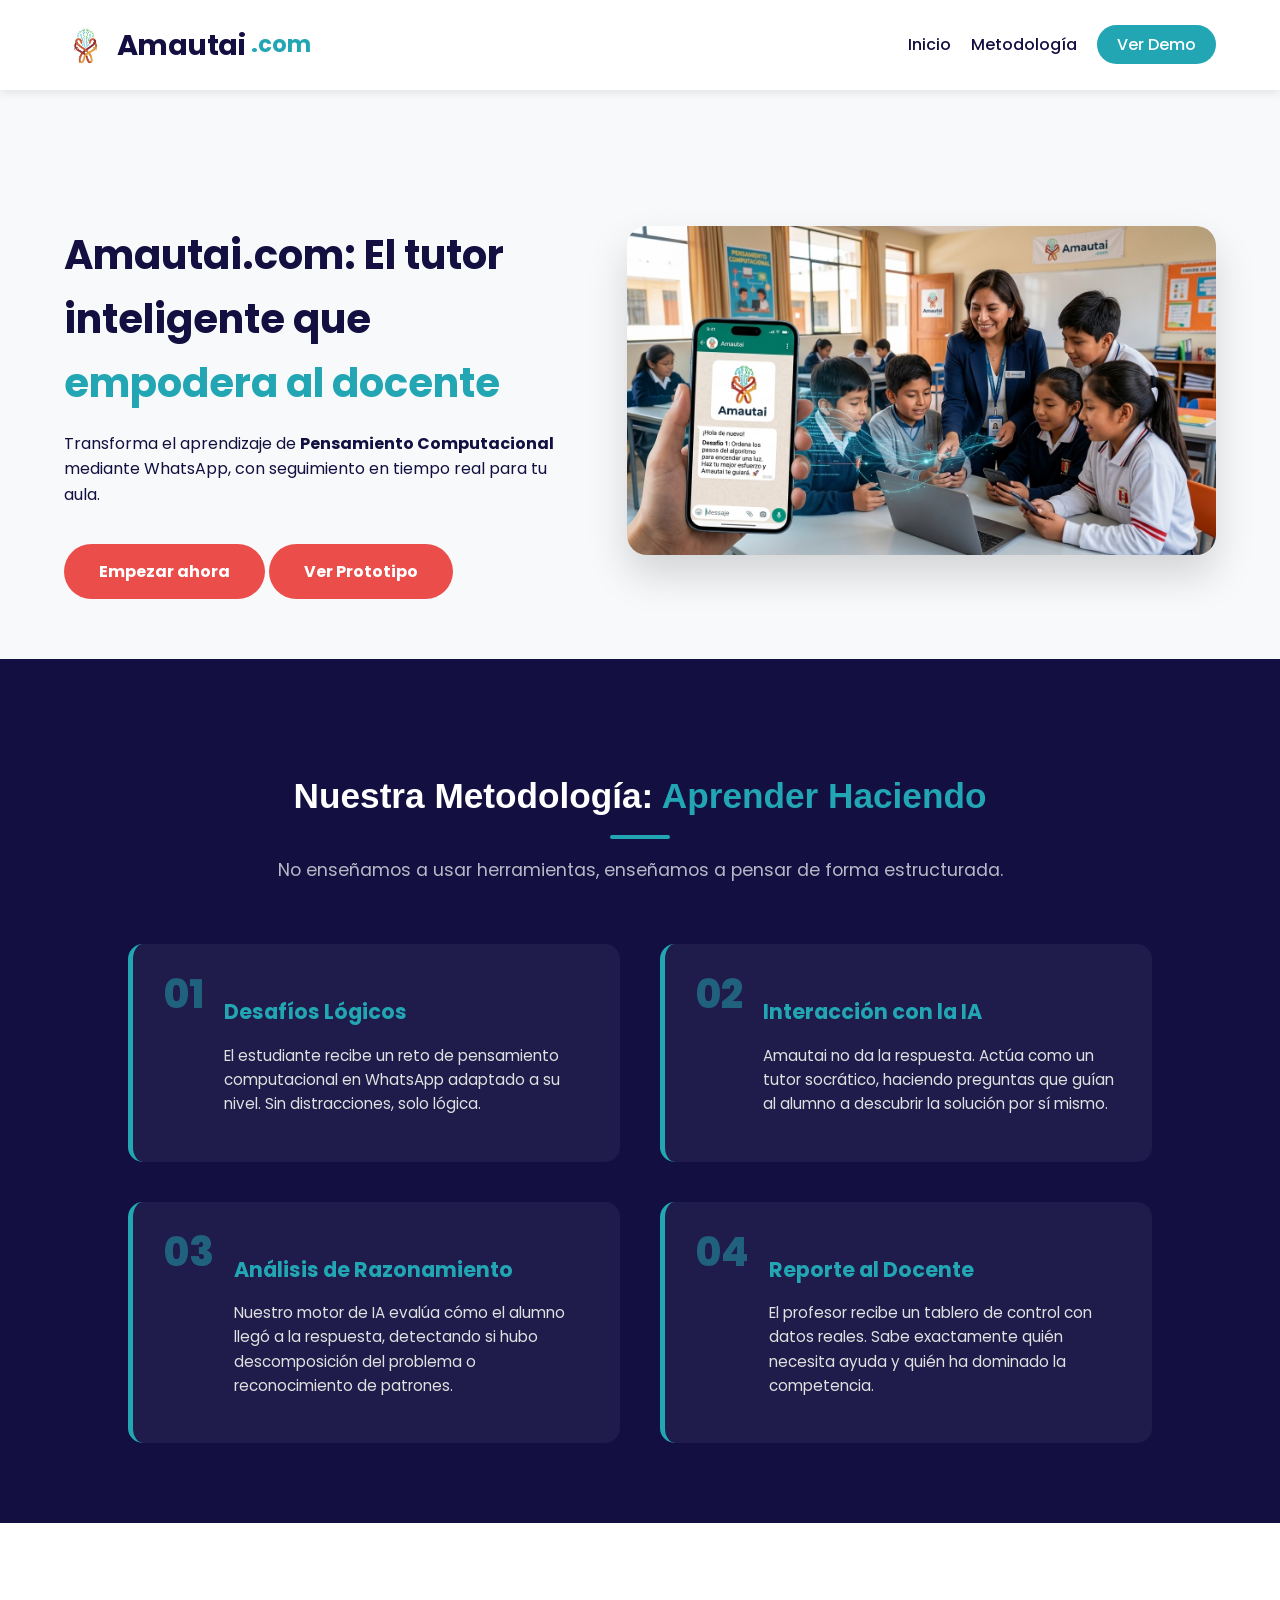
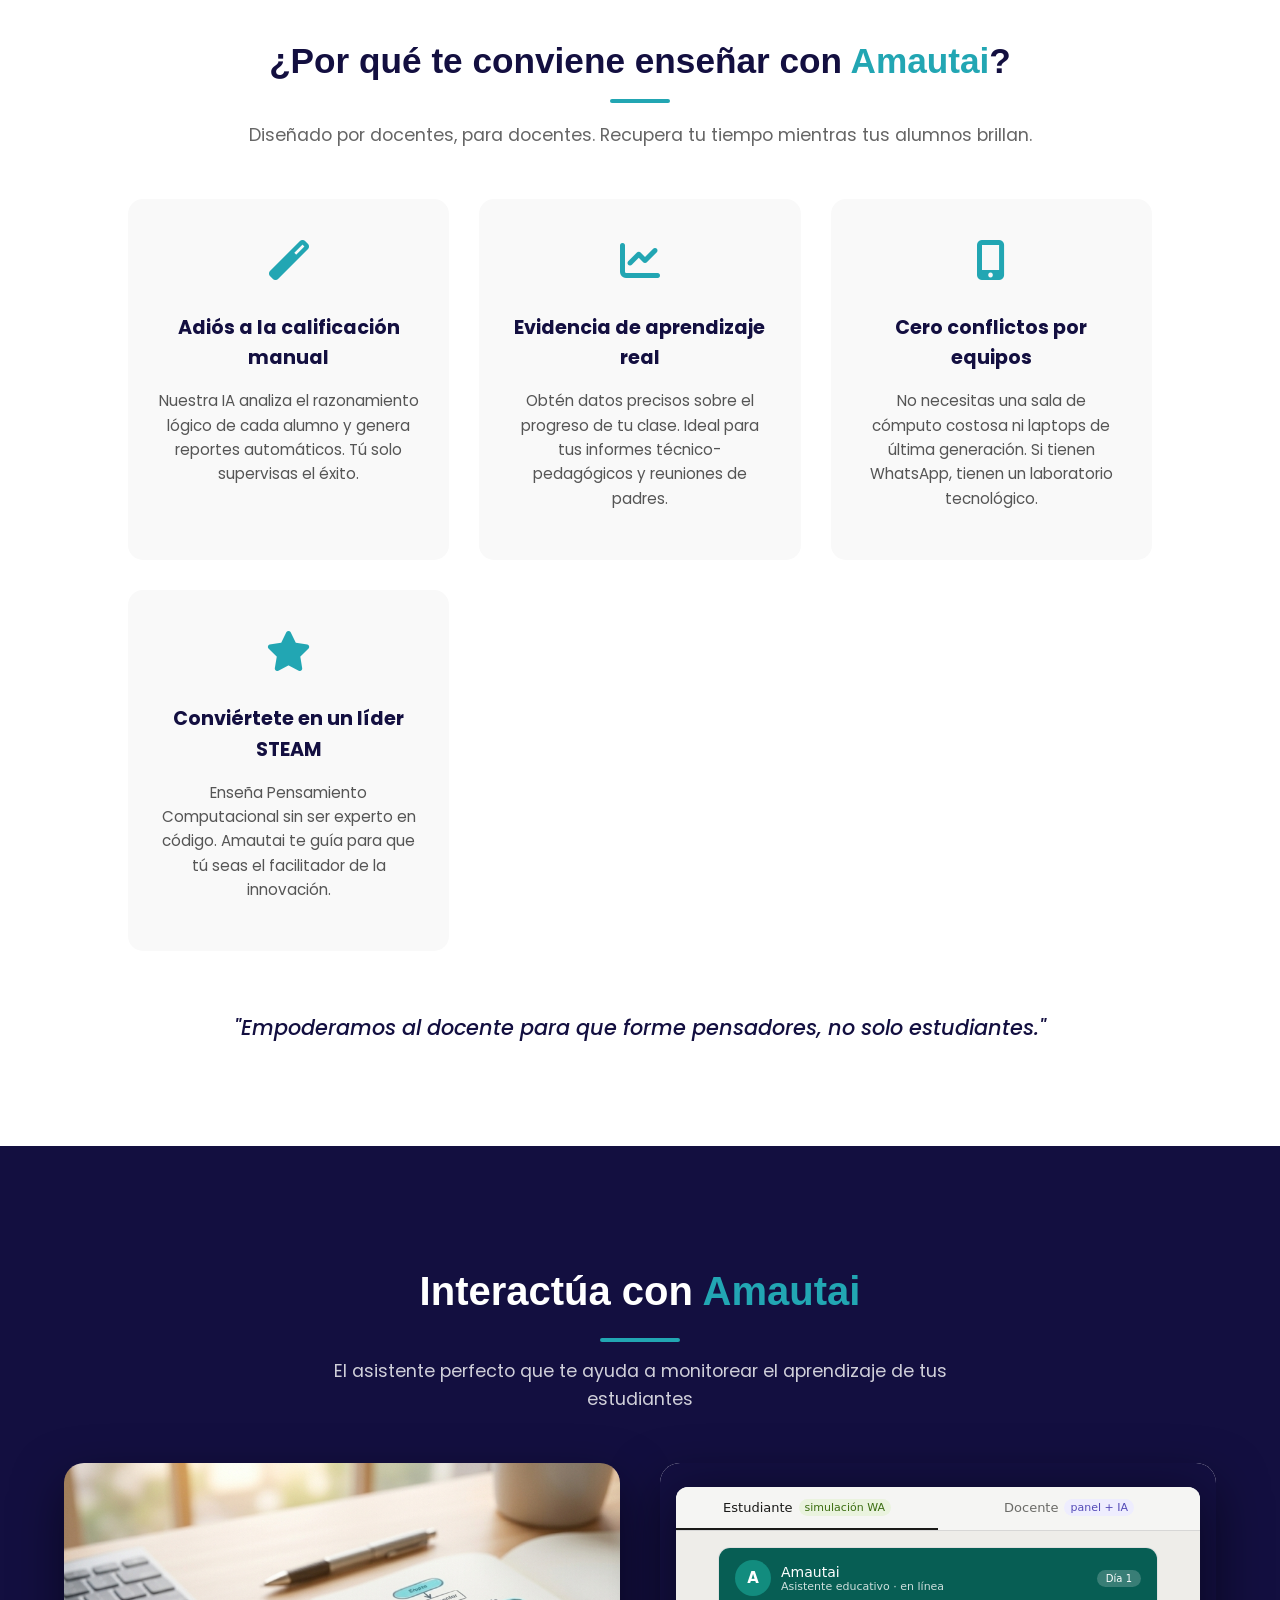
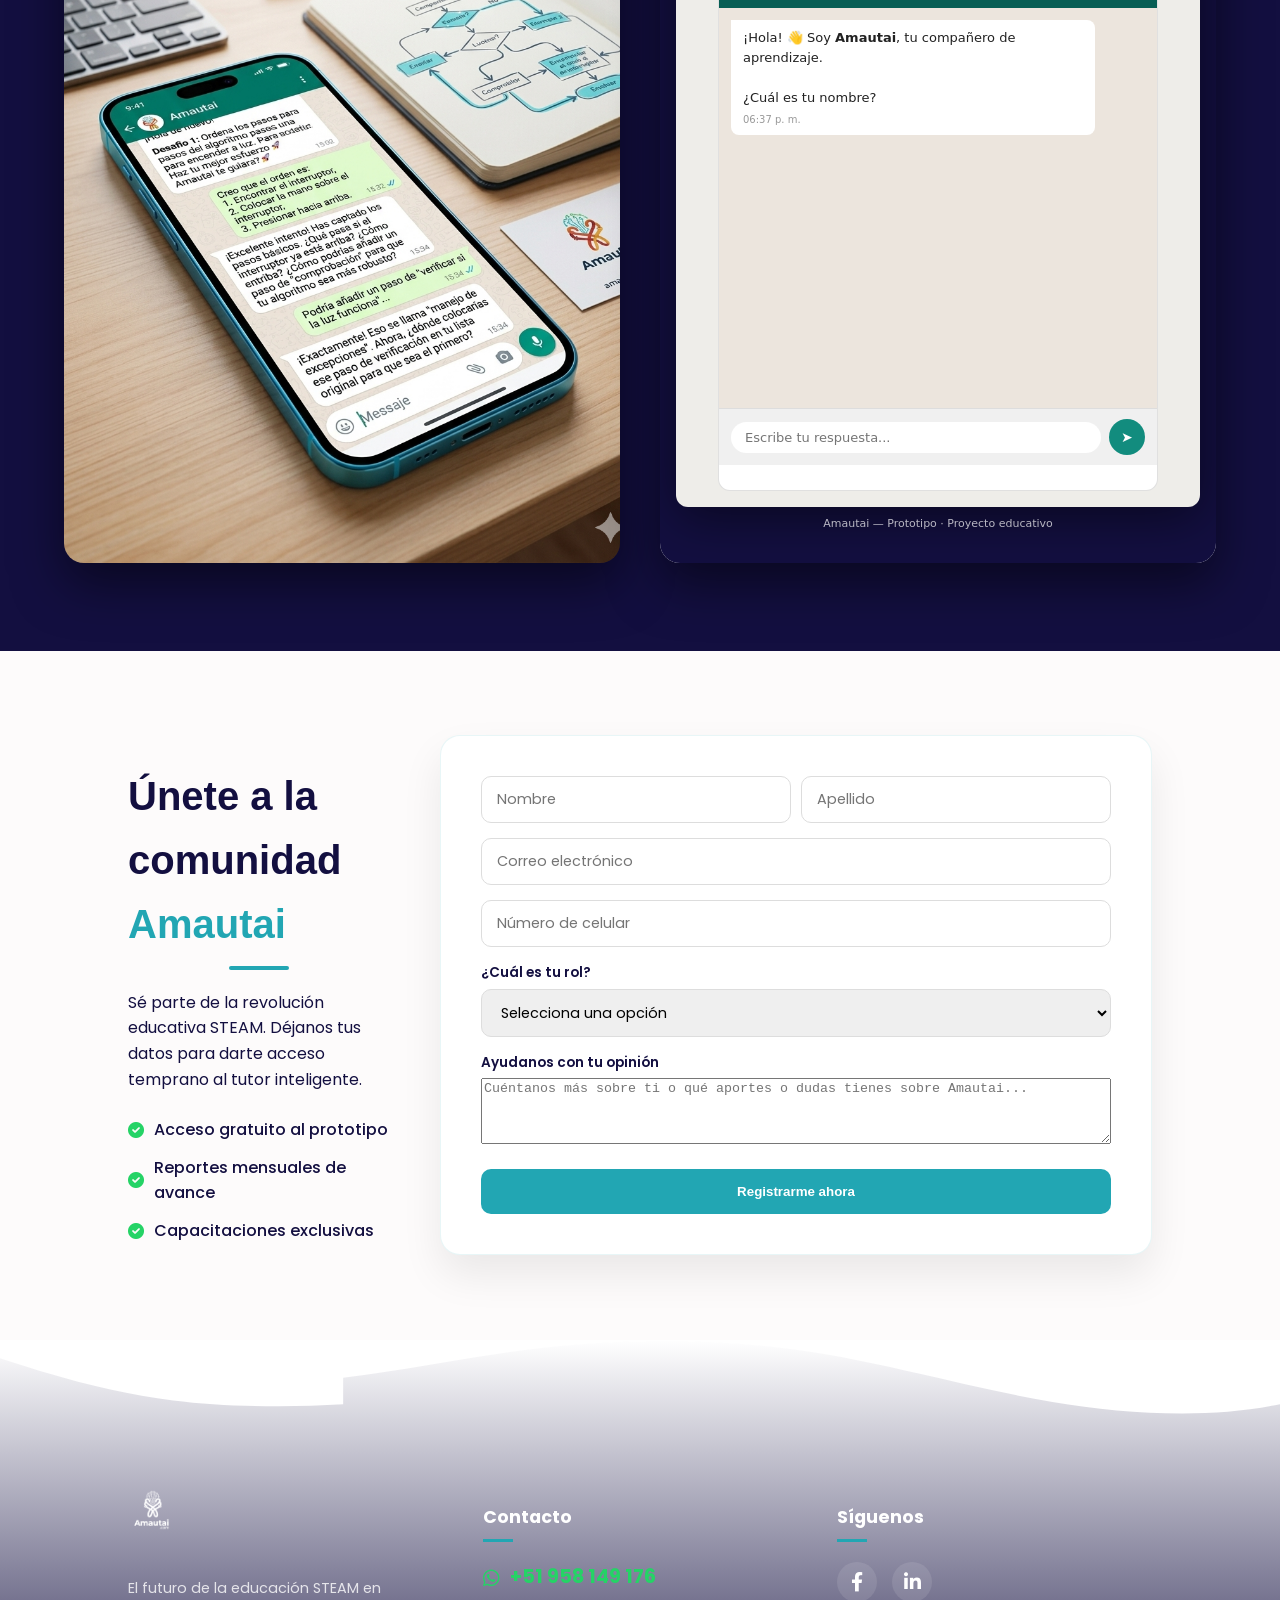
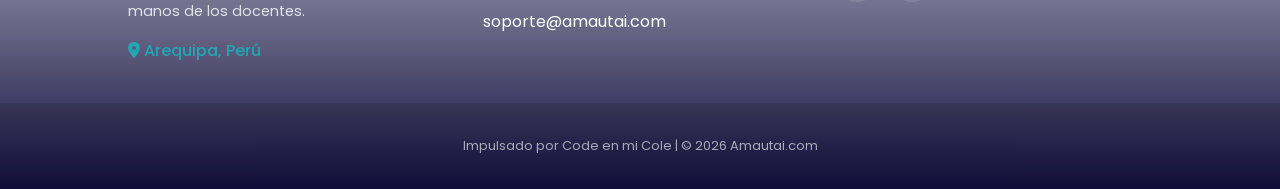
<file: index.html>
<!DOCTYPE html>
<html lang="es">
<head>
    <meta charset="UTF-8">
    <meta name="viewport" content="width=device-width, initial-scale=1.0">
    <title>Amautai - Tutor Inteligente de Pensamiento Computacional</title>
    <link rel="stylesheet" href="style.css">
    <link href="https://fonts.googleapis.com/css2?family=Poppins:wght@300;400;700&display=swap" rel="stylesheet">
    <link rel="stylesheet" href="https://cdnjs.cloudflare.com/ajax/libs/font-awesome/6.0.0/css/all.min.css">
</head>
<body>

    <nav class="navbar horizontal-nav">
        <div class="logo-container-horizontal">
            <img src="logo_simbolo.png" alt="Amautai Símbolo" class="logo-symbol">
            <span class="logo-text-horizontal">Amautai</span>
            <span class="logo-dot-horizontal">.com</span>
        </div>
        <ul>
            <li><a href="#inicio">Inicio</a></li>
            <li><a href="#metodologia">Metodología</a></li>
            <li><a href="#prototipo" class="btn-nav">Ver Demo</a></li>
        </ul>
    </nav>
    
<section id="inicio" class="hero-section">
    <div class="hero-container">
        <div class="hero-text">
           <h1>Amautai.com: El tutor inteligente que <span>empodera al docente</span></h1>
            <p>Transforma el aprendizaje de <strong>Pensamiento Computacional</strong> mediante WhatsApp, con seguimiento en tiempo real para tu aula.</p>
            <div class="hero-btns">
                <a href="#inscripcion" class="btn-primary">Empezar ahora</a>
                <a href="#prototipo" class="btn-secondary">Ver Prototipo</a>
            </div>
        </div>
        <div class="hero-image">
            <img src="hero-amautai.png" alt="Docente y alumnos usando Amautai">
        </div>
    </div>
</section>

<section id="metodologia" class="methodology-section">
    <div class="container">
        <h2 class="section-title">Nuestra Metodología: <span>Aprender Haciendo</span></h2>
        <p class="section-subtitle">No enseñamos a usar herramientas, enseñamos a pensar de forma estructurada.</p>

        <div class="methodology-steps">
            <div class="step">
                <div class="step-number">01</div>
                <div class="step-content">
                    <h3>Desafíos Lógicos</h3>
                    <p>El estudiante recibe un reto de pensamiento computacional en WhatsApp adaptado a su nivel. Sin distracciones, solo lógica.</p>
                </div>
            </div>

            <div class="step">
                <div class="step-number">02</div>
                <div class="step-content">
                    <h3>Interacción con la IA</h3>
                    <p>Amautai no da la respuesta. Actúa como un tutor socrático, haciendo preguntas que guían al alumno a descubrir la solución por sí mismo.</p>
                </div>
            </div>

            <div class="step">
                <div class="step-number">03</div>
                <div class="step-content">
                    <h3>Análisis de Razonamiento</h3>
                    <p>Nuestro motor de IA evalúa cómo el alumno llegó a la respuesta, detectando si hubo descomposición del problema o reconocimiento de patrones.</p>
                </div>
            </div>

            <div class="step">
                <div class="step-number">04</div>
                <div class="step-content">
                    <h3>Reporte al Docente</h3>
                    <p>El profesor recibe un tablero de control con datos reales. Sabe exactamente quién necesita ayuda y quién ha dominado la competencia.</p>
                </div>
            </div>
        </div>
    </div>
</section>

  <section id="beneficios-docente" class="teacher-benefits">
    <div class="container">
        <h2 class="section-title">¿Por qué te conviene enseñar con <span>Amautai</span>?</h2>
        <p class="section-subtitle">Diseñado por docentes, para docentes. Recupera tu tiempo mientras tus alumnos brillan.</p>

        <div class="benefits-grid">
            <div class="benefit-card">
                <div class="benefit-icon"><i class="fas fa-magic"></i></div>
                <h3>Adiós a la calificación manual</h3>
                <p>Nuestra IA analiza el razonamiento lógico de cada alumno y genera reportes automáticos. Tú solo supervisas el éxito.</p>
            </div>

            <div class="benefit-card">
                <div class="benefit-icon"><i class="fas fa-chart-line"></i></div>
                <h3>Evidencia de aprendizaje real</h3>
                <p>Obtén datos precisos sobre el progreso de tu clase. Ideal para tus informes técnico-pedagógicos y reuniones de padres.</p>
            </div>

            <div class="benefit-card">
                <div class="benefit-icon"><i class="fas fa-mobile-alt"></i></div>
                <h3>Cero conflictos por equipos</h3>
                <p>No necesitas una sala de cómputo costosa ni laptops de última generación. Si tienen WhatsApp, tienen un laboratorio tecnológico.</p>
            </div>

            <div class="benefit-card">
                <div class="benefit-icon"><i class="fas fa-star"></i></div>
                <h3>Conviértete en un líder STEAM</h3>
                <p>Enseña Pensamiento Computacional sin ser experto en código. Amautai te guía para que tú seas el facilitador de la innovación.</p>
            </div>
        </div>

        <div class="teacher-quote">
            <blockquote>"Empoderamos al docente para que forme pensadores, no solo estudiantes."</blockquote>
        </div>
    </div>
</section>

<section id="prototipo" class="prototipo-full-azul">
    <div class="container-titulo-blanco">
        <h2>Interactúa con <span>Amautai</span></h2>
        <p>El asistente perfecto que te ayuda a monitorear el aprendizaje de tus estudiantes</p>
    </div>
    
    <div class="proto-display">
        <div class="proto-mockup">
            <img src="mockup-whatsapp.png" alt="Chat de Amautai">
        </div>
        
      <div class="proto-iframe">
          <iframe src="prototipo.html" title="Simulador Amautai" scrolling="no"></iframe>
      </div>
    </div>
</section>
 
<section id="inscripcion" class="registration-section">
    <div class="container-form">
        <div class="form-text">
            <h2>Únete a la comunidad <span>Amautai</span></h2>
            <p>Sé parte de la revolución educativa STEAM. Déjanos tus datos para darte acceso temprano al tutor inteligente.</p>
            <ul class="form-benefits">
                <li><i class="fas fa-check-circle"></i> Acceso gratuito al prototipo</li>
                <li><i class="fas fa-check-circle"></i> Reportes mensuales de avance</li>
                <li><i class="fas fa-check-circle"></i> Capacitaciones exclusivas</li>
            </ul>
        </div>

        <div class="form-card">
            <form id="form-amautai">
              <div class="input-group">
                  <input type="text" name="Nombre" placeholder="Nombre" required>
                  <input type="text" name="Apellido" placeholder="Apellido" required>
              </div>
              <input type="email" name="Email" placeholder="Correo electrónico" required>
              <input type="tel" name="Celular" placeholder="Número de celular" required>
              
              <label for="rol">¿Cuál es tu rol?</label>
              <select id="rol" name="Rol" required>
                  <option value="" disabled selected>Selecciona una opción</option>
                  <option value="Docente">Docente</option>
                  <option value="Estudiante">Estudiante</option>
                  <option value="Director">Director de escuela</option>
                  <option value="Funcionario">Funcionario Público</option>
                  <option value="Otro">Otro</option>
              </select>

            <label for="comentarios">Ayudanos con tu opinión</label>
            <textarea id="comentarios" name="comentarios" rows="4" placeholder="Cuéntanos más sobre ti o qué aportes o dudas tienes sobre Amautai..."></textarea>
                
              <button type="submit" id="submit-btn" class="submit-btn">Registrarme ahora</button>
          </form>
          <script>
            const scriptURL = 'https://script.google.com/macros/s/AKfycbyCbWYqP9tep41-vk91Jm6f6fj07LHqyjNJozGKIVp92gCqxiF45FGIAkesZB-j1jw/exec' // Pega tu URL aquí
            const form = document.getElementById('form-amautai')
            const btn = document.getElementById('submit-btn')
          
            form.addEventListener('submit', e => {
              e.preventDefault()
              btn.disabled = true
              btn.innerText = "Enviando..."
              
              fetch(scriptURL, { method: 'POST', body: new FormData(form)})
                .then(response => {
                    alert('¡Gracias! Te has registrado correctamente en Amautai.')
                    btn.disabled = false
                    btn.innerText = "Registrarme ahora"
                    form.reset()
                })
                .catch(error => {
                    console.error('Error!', error.message)
                    alert('Hubo un error. Intenta de nuevo.')
                    btn.disabled = false
                })
            })
          </script>
        </div>
    </div>
</section>

<footer class="footer-styled">
    <div class="footer-wave">
        <svg data-name="Layer 1" xmlns="http://www.w3.org/2000/svg" viewBox="0 0 1200 120" preserveAspectRatio="none">
            <path d="M321.39,56.44c58-10.79,114.16-30.13,172-41.86,82.39-16.72,168.19-17.73,250.45-.39C823.78,31,906.67,72,985.66,92.83c70.05,18.48,146.53,26.09,214.34,3V0H0V27.35c63.47,33.41,111.2,53.15,162.22,63.22,47.85,9.44,105.27,11.2,159.17,5.87Z" class="shape-fill"></path>
        </svg>
    </div>
    
    <div class="footer-content">
        <div class="footer-brand">
            <img src="logo.png" alt="Amautai" class="footer-logo">
            <p>El futuro de la educación STEAM en manos de los docentes.</p>
            <div class="location">
                <span><i class="fas fa-map-marker-alt"></i> Arequipa, Perú</span>
            </div>
        </div>

        <div class="footer-links">
            <h4>Contacto</h4>
            <a href="https://wa.me/51958149176" class="wa-contact" target="_blank">
                <i class="fab fa-whatsapp"></i> +51 958 149 176
            </a>
            <p>soporte@amautai.com</p>
        </div>

        <div class="footer-social">
            <h4>Síguenos</h4>
            <div class="social-icons">
                <a href="https://www.facebook.com/profile.php?id=61585946237205" target="_blank" aria-label="Facebook"><i class="fab fa-facebook-f"></i></a>
                <a href="https://www.instagram.com/amautai.1?utm_source=qr&igsh=MXR4Mm44cTY4Y3E2NQ==" target="_blank" aria-label="LinkedIn"><i class="fab fa-linkedin-in"></i></a>
            </div>
        </div>
    </div>

    <div class="footer-credits">
        <p>Impulsado por Code en mi Cole | &copy; 2026 Amautai.com</p>
    </div>
</footer>

</body>
</html>
</file>
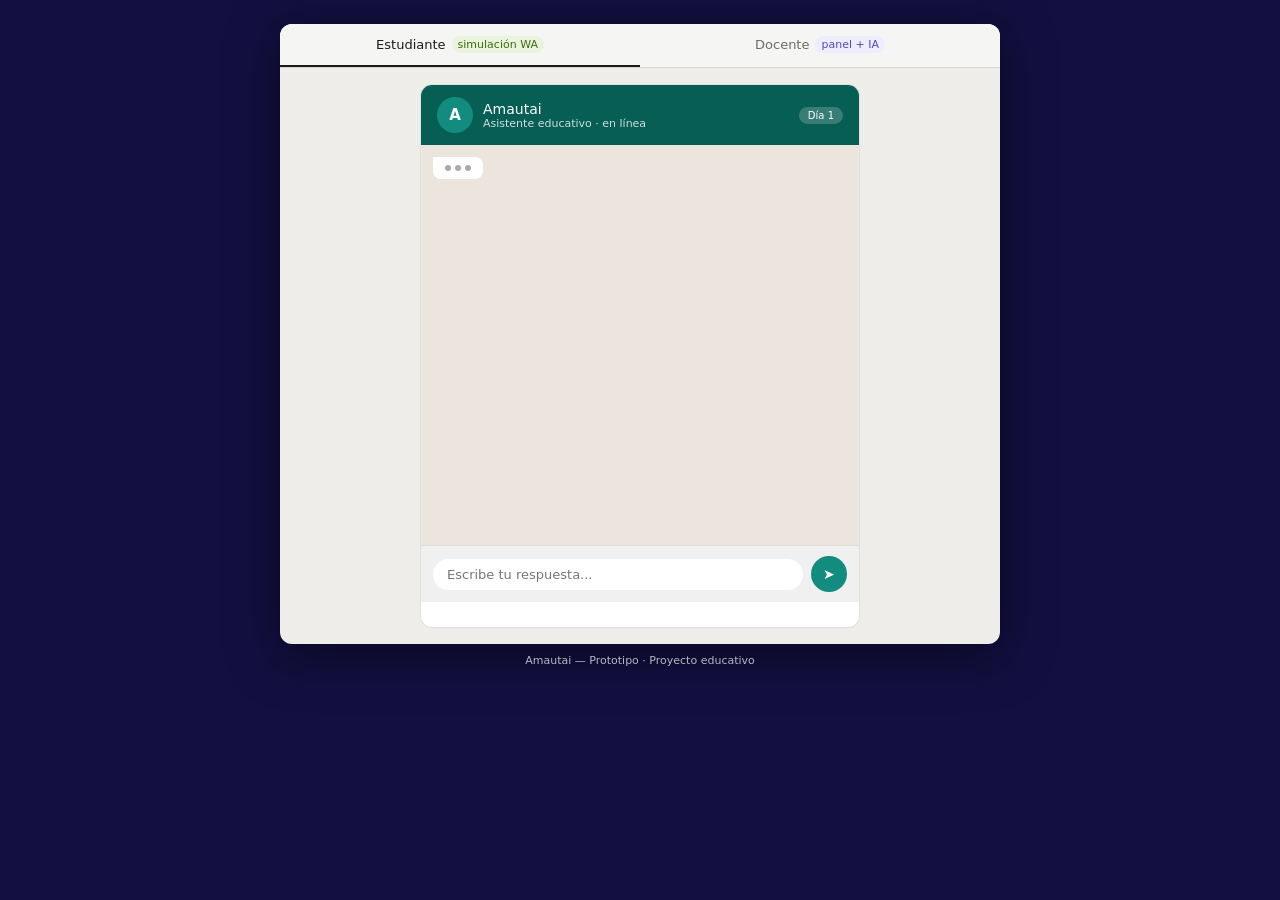
<file: prototipo.html>
<!DOCTYPE html>
<html lang="es">
<head>
<meta charset="UTF-8" />
<meta name="viewport" content="width=device-width, initial-scale=1.0" />
<title>Amautai — Prototipo</title>
<style>
  *, *::before, *::after { box-sizing: border-box; margin: 0; padding: 0; }
  :root {
    --bg1: #ffffff; --bg2: #f5f5f3; --bg3: #eeede9;
    --tx1: #1a1a18; --tx2: #6b6b67; --tx3: #a0a09c;
    --bd1: rgba(0,0,0,0.12); --bd2: rgba(0,0,0,0.22);
    --rmd: 8px; --rlg: 12px;
    --font: system-ui, -apple-system, sans-serif;
  }
  body { 
  font-family: var(--font); 
  background: #130f40; /* El azul oscuro de Amautai */
  min-height: 100vh; 
  display: flex; 
  align-items: flex-start; 
  justify-content: center; 
  padding: 24px 16px; 
}
  .wrapper { width: 100%; max-width: 720px; }
  .app-shell { 
  display: flex; 
  flex-direction: column; 
  min-height: 620px; 
  background: var(--bg3); 
  border-radius: var(--rlg); 
  overflow: hidden; 
  box-shadow: 0 10px 50px rgba(0,0,0,0.5); /* Sombra más profunda */
}
  .top-bar { display: flex; background: var(--bg2); border-bottom: 0.5px solid var(--bd1); }
  .tab-btn { flex: 1; padding: 12px 16px; border: none; background: transparent; cursor: pointer; font-size: 13px; font-weight: 400; color: var(--tx2); display: flex; align-items: center; justify-content: center; gap: 6px; border-bottom: 2px solid transparent; transition: all 0.15s; font-family: var(--font); }
  .tab-btn.active { color: var(--tx1); border-bottom: 2px solid var(--tx1); font-weight: 500; }
  .view { display: none; flex-direction: column; flex: 1; }
  .view.active { display: flex; }

  .wa-shell { display: flex; flex-direction: column; flex: 1; max-width: 440px; margin: 16px auto; width: 100%; background: var(--bg1); border-radius: var(--rlg); border: 0.5px solid var(--bd1); overflow: hidden; }
  .wa-header { background: #075e54; color: #fff; padding: 12px 16px; display: flex; align-items: center; gap: 10px; }
  .wa-avatar { width: 36px; height: 36px; border-radius: 50%; background: #128c7e; display: flex; align-items: center; justify-content: center; font-size: 15px; font-weight: 600; color: #fff; flex-shrink: 0; }
  .wa-header-name { font-size: 14px; font-weight: 500; }
  .wa-header-status { font-size: 11px; opacity: 0.8; }
  .day-pill { margin-left: auto; font-size: 10px; background: rgba(255,255,255,0.2); padding: 3px 9px; border-radius: 10px; flex-shrink: 0; }
  .wa-messages { flex: 1; padding: 12px; overflow-y: auto; display: flex; flex-direction: column; gap: 8px; background: #ece5dd; min-height: 340px; max-height: 400px; }
  .msg { max-width: 88%; padding: 8px 12px; border-radius: 8px; font-size: 13px; line-height: 1.55; }
  .msg.bot { background: #fff; align-self: flex-start; border-radius: 0 8px 8px 8px; color: #222; }
  .msg.user { background: #dcf8c6; align-self: flex-end; border-radius: 8px 0 8px 8px; color: #222; }
  .msg-time { font-size: 10px; color: #999; text-align: right; margin-top: 3px; }
  .msg.bot .msg-time { text-align: left; }
  .feedback-box { margin-top: 8px; padding: 8px 10px; border-radius: 6px; font-size: 12px; line-height: 1.65; }
  .feedback-box.correct { background: #e8f5e2; border-left: 3px solid #639922; color: #2d5a0e; }
  .feedback-box.wrong { background: #fdf0f0; border-left: 3px solid #d84040; color: #7a1c1c; }
  .options-list { display: flex; flex-direction: column; gap: 6px; margin-top: 8px; }
  .opt-btn { background: #e7f3f8; border: 0.5px solid #b2d8eb; border-radius: 6px; padding: 8px 12px; font-size: 12px; cursor: pointer; text-align: left; color: #0a7ab4; transition: background 0.1s; font-family: var(--font); }
  .opt-btn:hover { background: #cde9f5; }
  .opt-btn:disabled { opacity: 0.55; cursor: default; }
  .wa-input-row { display: flex; align-items: center; gap: 8px; padding: 10px 12px; background: #f0f0f0; border-top: 0.5px solid #ddd; }
  .wa-input { flex: 1; border: none; border-radius: 20px; padding: 8px 14px; font-size: 13px; background: #fff; outline: none; font-family: var(--font); }
  .wa-send { width: 36px; height: 36px; background: #128c7e; border: none; border-radius: 50%; cursor: pointer; color: #fff; font-size: 14px; display: flex; align-items: center; justify-content: center; flex-shrink: 0; }
  .typing-indicator { display: none; align-items: center; gap: 4px; padding: 8px 12px; background: #fff; border-radius: 0 8px 8px 8px; max-width: 60px; align-self: flex-start; }
  .typing-indicator.show { display: flex; }
  .dot { width: 6px; height: 6px; background: #aaa; border-radius: 50%; animation: bounce 1.2s infinite; }
  .dot:nth-child(2) { animation-delay: 0.2s; }
  .dot:nth-child(3) { animation-delay: 0.4s; }
  @keyframes bounce { 0%,60%,100%{transform:translateY(0)} 30%{transform:translateY(-5px)} }

  .dash { padding: 16px; display: flex; flex-direction: column; gap: 14px; flex: 1; overflow-y: auto; }
  .dash-header { display: flex; align-items: center; justify-content: space-between; flex-wrap: wrap; gap: 8px; }
  .dash-title { font-size: 16px; font-weight: 500; color: var(--tx1); }
  .gen-report-btn { padding: 7px 14px; border-radius: var(--rmd); border: 0.5px solid var(--bd2); background: transparent; font-size: 12px; cursor: pointer; color: var(--tx2); transition: background 0.1s; font-family: var(--font); }
  .gen-report-btn:hover { background: var(--bg2); }
  .metrics-row { display: grid; grid-template-columns: repeat(auto-fit, minmax(110px, 1fr)); gap: 10px; }
  .metric-card { background: var(--bg2); border-radius: var(--rmd); padding: 12px; }
  .metric-label { font-size: 11px; color: var(--tx2); margin-bottom: 4px; }
  .metric-val { font-size: 22px; font-weight: 500; color: var(--tx1); }
  .metric-sub { font-size: 11px; color: var(--tx3); margin-top: 2px; }
  .students-table { background: var(--bg1); border-radius: var(--rlg); border: 0.5px solid var(--bd1); overflow: hidden; }
  .table-head { display: grid; grid-template-columns: 2fr 1.2fr 1fr 1fr 1.1fr; padding: 8px 14px; background: var(--bg2); font-size: 11px; color: var(--tx2); font-weight: 500; }
  .student-row { display: grid; grid-template-columns: 2fr 1.2fr 1fr 1fr 1.1fr; padding: 10px 14px; border-top: 0.5px solid var(--bd1); font-size: 13px; align-items: center; cursor: pointer; transition: background 0.1s; }
  .student-row:hover { background: var(--bg2); }
  .student-name { font-weight: 500; color: var(--tx1); }
  .student-detail { font-size: 11px; color: var(--tx2); }
  .progress-bar-wrap { height: 6px; background: var(--bg2); border-radius: 3px; width: 100%; }
  .progress-bar-fill { height: 100%; border-radius: 3px; }
  .badge { display: inline-block; font-size: 10px; padding: 2px 8px; border-radius: var(--rmd); font-weight: 500; }
  .badge-ok { background: #eaf3de; color: #3b6d11; }
  .badge-warn { background: #faeeda; color: #854f0b; }
  .badge-alert { background: #fcebeb; color: #a32d2d; }
  .report-section { background: var(--bg1); border-radius: var(--rlg); border: 0.5px solid var(--bd1); padding: 14px 16px; }
  .report-title { font-size: 13px; font-weight: 500; color: var(--tx1); margin-bottom: 10px; display: flex; align-items: center; gap: 6px; }
  .ai-badge { font-size: 10px; padding: 2px 7px; background: #eeedfe; color: #534ab7; border-radius: var(--rmd); font-weight: 500; }
  .report-text { font-size: 13px; color: var(--tx2); line-height: 1.65; white-space: pre-wrap; }
  .report-loading { display: flex; align-items: center; gap: 8px; font-size: 13px; color: var(--tx2); }
  .spinner { width: 14px; height: 14px; border: 1.5px solid var(--bd2); border-top-color: var(--tx2); border-radius: 50%; animation: spin 0.8s linear infinite; flex-shrink: 0; }
  @keyframes spin { to { transform: rotate(360deg); } }
  .select-student-prompt { font-size: 13px; color: var(--tx3); font-style: italic; text-align: center; padding: 8px 0; }
  .branding { text-align: center; padding: 10px; font-size: 11px; color: rgba(255,255,255,0.7); }
</style>
</head>
<body>
<div class="wrapper">
  <div class="app-shell">
    <div class="top-bar">
      <button class="tab-btn active" id="tab-student" onclick="switchTab('student')">
        <span>Estudiante</span>
        <span style="font-size:11px;background:#eaf3de;color:#3b6d11;padding:2px 6px;border-radius:10px;">simulación WA</span>
      </button>
      <button class="tab-btn" id="tab-teacher" onclick="switchTab('teacher')">
        <span>Docente</span>
        <span style="font-size:11px;background:#eeedfe;color:#534ab7;padding:2px 6px;border-radius:10px;">panel + IA</span>
      </button>
    </div>

    <div class="view active" id="view-student">
      <div class="wa-shell">
        <div class="wa-header">
          <div class="wa-avatar">A</div>
          <div>
            <div class="wa-header-name">Amautai</div>
            <div class="wa-header-status">Asistente educativo · en línea</div>
          </div>
          <div class="day-pill" id="day-pill">Día 1</div>
        </div>
        <div class="wa-messages" id="wa-messages"></div>
        <div class="wa-input-row">
          <input class="wa-input" id="wa-input" placeholder="Escribe tu respuesta..." onkeydown="if(event.key==='Enter')sendMsg()" />
          <button class="wa-send" onclick="sendMsg()">➤</button>
        </div>
      </div>
    </div>

    <div class="view" id="view-teacher">
      <div class="dash">
        <div class="dash-header">
          <div class="dash-title">Panel docente — Pensamiento computacional</div>
          <button class="gen-report-btn" onclick="generateClassReport()">Generar informe general ↗</button>
        </div>
        <div class="metrics-row">
          <div class="metric-card"><div class="metric-label">Estudiantes activos</div><div class="metric-val" id="m-active">—</div><div class="metric-sub">esta semana</div></div>
          <div class="metric-card"><div class="metric-label">Ejercicios completados</div><div class="metric-val" id="m-exercises">—</div><div class="metric-sub">en total</div></div>
          <div class="metric-card"><div class="metric-label">Promedio de aciertos</div><div class="metric-val" id="m-avg">—</div><div class="metric-sub">todos los estudiantes</div></div>
          <div class="metric-card"><div class="metric-label">Necesitan atención</div><div class="metric-val" id="m-alert">—</div><div class="metric-sub">debajo del 50%</div></div>
        </div>
        <div class="students-table">
          <div class="table-head"><div>Estudiante</div><div>Tema actual</div><div>Ejercicios</div><div>Avance</div><div>Estado</div></div>
          <div id="student-rows"></div>
        </div>
        <div class="report-section">
          <div class="report-title"><span>Informe IA</span><span class="ai-badge">Amautai</span></div>
          <div class="select-student-prompt" id="report-prompt">Selecciona un estudiante para ver su informe personalizado.</div>
          <div class="report-text" id="report-text" style="display:none"></div>
          <div class="report-loading" id="report-loading" style="display:none"><div class="spinner"></div><span>Generando análisis...</span></div>
        </div>
      </div>
    </div>
  </div>
  <div class="branding">Amautai — Prototipo · Proyecto educativo</div>
</div>

<script>
const API_URL = "https://api.anthropic.com/v1/messages";

const TOPIC_ORDER = ['secuencias','bucles','condicionales','bucles_anidados','bucles_y_condicionales'];
const TOPIC_NAMES = { secuencias:'Secuencias', bucles:'Bucles', condicionales:'Condicionales', bucles_anidados:'Bucles anidados', bucles_y_condicionales:'Bucles y condicionales' };
const TOPIC_EMOJI = { secuencias:'🔢', bucles:'🔄', condicionales:'❓', bucles_anidados:'🔁', bucles_y_condicionales:'⚙️' };

const EXERCISES = {
  secuencias: [
    {
      q: "🔢 *Tema de hoy: Secuencias*\n\nUna secuencia es una lista de pasos en orden. ¡El orden importa!\n\n*Ejercicio 1:* Rita quiere preparar jugo. Los pasos están desordenados:\n① Beber el jugo\n② Poner la fruta en la licuadora\n③ Pelar la fruta\n④ Encender la licuadora\n\n¿Cuál es el orden correcto?",
      opts: ["A) ③ → ② → ④ → ①","B) ② → ③ → ① → ④","C) ④ → ③ → ② → ①","D) ① → ③ → ② → ④"],
      correct: "A",
      why_correct: "El orden correcto es pelar → poner en licuadora → encender → beber. Cada paso depende del anterior: no puedes licuar sin pelar, y no puedes beber sin licuar.",
      why_wrong: { B:"Poner la fruta sin pelarla (③ va antes de ②) no funciona. Además beber antes de licuar es imposible.", C:"Encender la licuadora vacía no sirve de nada. Los ingredientes deben estar listos antes de operar la máquina.", D:"Beber al inicio es imposible porque aún no hay jugo. El resultado no puede ocurrir antes de las acciones que lo producen." }
    },
    {
      q: "*Ejercicio 2:* Un robot va al colegio. Ordena estos pasos:\n① Llegar al colegio\n② Salir de casa\n③ Ponerse la mochila\n④ Caminar hasta el colegio\n\n¿Cuál es el orden correcto?",
      opts: ["A) ② → ③ → ④ → ①","B) ③ → ② → ④ → ①","C) ① → ② → ③ → ④","D) ③ → ④ → ② → ①"],
      correct: "B",
      why_correct: "Primero te pones la mochila (③), luego sales de casa (②), caminas (④) y llegas (①). Es la secuencia lógica de prepararse y trasladarse.",
      why_wrong: { A:"Salir de casa antes de ponerte la mochila obliga a volver a entrar. Las secuencias evitan pasos innecesarios.", C:"Llegar al colegio al inicio es imposible: aún estás en casa.", D:"Caminar antes de salir de casa es contradictorio: si estás adentro, no puedes caminar hacia el colegio." }
    },
    {
      q: "*Ejercicio 3:* ¿Qué problema tiene esta secuencia para lavarse los dientes?\n① Cepillarse\n② Escupir la pasta\n③ Poner pasta en el cepillo\n④ Mojarse la boca\n\n¿Qué está mal?",
      opts: ["A) El paso ① está mal","B) El paso ③ debería ir antes de ①","C) No hay ningún error","D) El paso ② debería ir al inicio"],
      correct: "B",
      why_correct: "La pasta (③) debe ir en el cepillo ANTES de cepillarse (①). Sin pasta lista, el cepillado no tiene sentido. La secuencia correcta sería: mojar → poner pasta → cepillar → escupir.",
      why_wrong: { A:"Cepillarse no está mal como acción, solo está mal ubicado: ocurre antes de tener la pasta lista en el cepillo.", C:"Sí hay un error: la pasta aparece después del cepillado.", D:"Escupir al final sí es correcto — es el último paso natural del proceso." }
    }
  ],
  bucles: [
    {
      q: "🔄 *Tema de hoy: Bucles*\n\nUn bucle repite una instrucción varias veces sin escribirla una y otra vez.\n\n*Ejercicio 1:* Un robot saluda a 4 personas:\n```\nRepetir 4 veces:\n  → Saludar\n```\n¿Cuántas veces saluda el robot?",
      opts: ["A) 1 vez","B) 2 veces","C) 4 veces","D) 8 veces"],
      correct: "C",
      why_correct: "El bucle ejecuta 'Saludar' exactamente 4 veces. El número después de 'Repetir' indica cuántas veces se ejecuta el bloque interior.",
      why_wrong: { A:"1 vez sería sin bucle, ejecutando la instrucción una sola vez.", B:"2 veces no corresponde a ningún valor del código.", D:"8 sería si el bucle dijera 'Repetir 8 veces' o hubiera dos bucles de 4." }
    },
    {
      q: "*Ejercicio 2:* Un robot pinta cuadros:\n```\nRepetir hasta que no queden cuadros:\n  → Pintar cuadro\n  → Moverse al siguiente\n```\nHay 5 cuadros. ¿Cuántas veces se ejecuta 'Moverse'?",
      opts: ["A) 4 veces","B) 5 veces","C) 6 veces","D) 10 veces"],
      correct: "B",
      why_correct: "El bucle recorre los 5 cuadros. En cada vuelta ejecuta pintar Y moverse. Como hay 5 cuadros, el bloque se repite 5 veces, incluyendo 'Moverse' 5 veces.",
      why_wrong: { A:"4 sería si el robot parara antes del último cuadro. El bucle ejecuta ambas instrucciones en cada vuelta completa.", C:"6 implicaría un cuadro extra que no existe.", D:"10 sería contar las dos instrucciones por separado (5 pintar + 5 mover), pero la pregunta pide solo 'Moverse'." }
    },
    {
      q: "*Ejercicio 3:* ¿Cuántas veces se imprime '¡Hola!' con este código?\n```\nRepetir 3 veces:\n  Repetir 2 veces:\n    → Imprimir '¡Hola!'\n```",
      opts: ["A) 2 veces","B) 3 veces","C) 5 veces","D) 6 veces"],
      correct: "D",
      why_correct: "Hay dos bucles: el exterior repite 3 veces, y en cada repetición el interior ejecuta 2 veces. 3 × 2 = 6 impresiones. Este anticipo de bucles anidados muestra que se multiplican.",
      why_wrong: { A:"2 es solo el valor del bucle interior, ignorando que ese interior se repite 3 veces.", B:"3 es solo el valor del exterior, ignorando que dentro hay otro bucle.", C:"5 sería sumar (3+2), pero los bucles anidados se multiplican: 3 × 2 = 6." }
    }
  ],
  condicionales: [
    {
      q: "❓ *Tema de hoy: Condicionales*\n\nUna condicional toma decisiones: SI algo es verdadero hace una cosa; SINO, hace otra.\n\n*Ejercicio 1:* El semáforo usa:\n```\nSI luz = roja ENTONCES\n  → Detenerse\nSINO\n  → Avanzar\n```\n¿Qué hace el auto si la luz está VERDE?",
      opts: ["A) Se detiene","B) Avanza","C) No hace nada","D) Da media vuelta"],
      correct: "B",
      why_correct: "La condición verifica si la luz es roja. Verde NO es roja, la condición es FALSA y se ejecuta el SINO: avanzar.",
      why_wrong: { A:"Detenerse solo ocurre cuando la luz ES roja (condición verdadera). Verde activa el SINO.", C:"'No hacer nada' no existe aquí: el SINO siempre se ejecuta cuando la condición es falsa.", D:"Dar media vuelta no está en el código. Solo existen dos opciones: detenerse o avanzar." }
    },
    {
      q: "*Ejercicio 2:* Un juego comprueba tu puntaje:\n```\nSI puntos >= 100 ENTONCES\n  → '¡Ganaste!'\nSINO SI puntos >= 50 ENTONCES\n  → 'Casi...'\nSINO\n  → 'Sigue intentando'\n```\n¿Qué se muestra con 75 puntos?",
      opts: ["A) ¡Ganaste!","B) Casi...","C) Sigue intentando","D) Nada"],
      correct: "B",
      why_correct: "75 no es ≥ 100 (primera condición falsa). Luego: ¿75 ≥ 50? Sí, verdadero → se muestra 'Casi...'. Las condiciones se evalúan en orden y se detienen en la primera verdadera.",
      why_wrong: { A:"¡Ganaste! requiere 100 o más. Con 75 la primera condición falla.", C:"'Sigue intentando' solo aparece si AMBAS condiciones anteriores son falsas. Como 75 ≥ 50 es verdadero, no llegamos al último SINO.", D:"Siempre se muestra algo. Una cadena SI-SINO SI-SINO cubre todos los casos posibles." }
    },
    {
      q: "*Ejercicio 3:* Un robot reparte paraguas:\n```\nSI llueve = verdadero ENTONCES\n  → Dar paraguas\n```\n¿Qué pasa si NO llueve?",
      opts: ["A) Da paraguas igual","B) No hace nada (no hay SINO)","C) Rompe el paraguas","D) Pregunta si quieres paraguas"],
      correct: "B",
      why_correct: "Este condicional no tiene SINO. Cuando la condición es falsa (no llueve), el bloque se salta completamente. Es válido tener un SI sin SINO.",
      why_wrong: { A:"Sin condición verdadera, el bloque interior nunca se ejecuta.", C:"Romper el paraguas no está en ninguna parte del código.", D:"El código no tiene ninguna instrucción para preguntar. Solo evalúa y actúa o no actúa." }
    }
  ],
  bucles_anidados: [
    {
      q: "🔁 *Tema de hoy: Bucles anidados*\n\nUn bucle anidado es un bucle dentro de otro. Por cada vuelta del exterior, el interior se completa entero.\n\n*Ejercicio 1:* ¿Cuántas veces se imprime '★'?\n```\nRepetir 3 veces:      ← exterior\n  Repetir 4 veces:    ← interior\n    → Imprimir '★'\n```",
      opts: ["A) 3 veces","B) 4 veces","C) 7 veces","D) 12 veces"],
      correct: "D",
      why_correct: "Por cada una de las 3 vueltas del exterior, el interior imprime '★' 4 veces. 3 × 4 = 12 en total. Los bucles anidados multiplican sus repeticiones.",
      why_wrong: { A:"3 es solo el contador exterior. Ignora que por cada vuelta se ejecutan 4 interiores.", B:"4 es solo el interior, como si el exterior no existiera.", C:"7 sería 3+4 (sumar). Los bucles anidados se multiplican: 3 × 4 = 12." }
    },
    {
      q: "*Ejercicio 2:* Un robot dibuja una cuadrícula:\n```\nRepetir 5 veces:     ← filas\n  Repetir 5 veces:   ← columnas\n    → Dibujar punto\n  → Bajar a siguiente fila\n```\n¿Cuántos puntos dibuja en total?",
      opts: ["A) 5 puntos","B) 10 puntos","C) 25 puntos","D) 30 puntos"],
      correct: "C",
      why_correct: "5 filas × 5 columnas = 25 puntos. El bucle exterior controla las filas y el interior llena cada fila con 5 puntos.",
      why_wrong: { A:"5 sería si solo hubiera una fila (un solo bucle).", B:"10 sería 5+5 (sumar). Los bucles anidados se multiplican: 5 × 5 = 25.", D:"30 no corresponde a ninguna operación con los valores 5 y 5." }
    },
    {
      q: "*Ejercicio 3:* Tres bucles anidados:\n```\nRepetir 2 veces:\n  Repetir 3 veces:\n    Repetir 2 veces:\n      → Imprimir 'X'\n```\n¿Cuántas veces se imprime 'X'?",
      opts: ["A) 6 veces","B) 7 veces","C) 12 veces","D) 18 veces"],
      correct: "C",
      why_correct: "Con tres bucles anidados se multiplican todos: 2 × 3 × 2 = 12. El más interior se ejecuta completo por cada vuelta del medio, y ese conjunto se repite por el exterior.",
      why_wrong: { A:"6 sería 2 × 3, ignorando el tercer bucle interior.", B:"7 sería sumar los tres valores (2+3+2). Los bucles anidados se multiplican.", D:"18 sería 3 × 3 × 2 u otra combinación incorrecta. La multiplicación correcta es 2 × 3 × 2 = 12." }
    }
  ],
  bucles_y_condicionales: [
    {
      q: "⚙️ *Tema de hoy: Bucles y condicionales*\n\nCombinamos bucles (repetir) con condicionales (decidir) para crear programas más inteligentes.\n\n*Ejercicio 1:* ¿Qué imprime este código?\n```\nRepetir con i = 1, 2, 3, 4, 5:\n  SI i es par ENTONCES\n    → Imprimir i\n```",
      opts: ["A) 1 2 3 4 5","B) 2 4","C) 1 3 5","D) Nada"],
      correct: "B",
      why_correct: "El bucle recorre i = 1 a 5. La condición solo imprime cuando i es par. De los 5 valores, solo 2 y 4 son pares. El condicional dentro del bucle actúa como filtro.",
      why_wrong: { A:"Imprimir todos ignoraría el filtro 'SI es par'.", C:"1, 3, 5 son los impares. La condición dice par, no impar.", D:"No imprimir nada ocurriría si ningún valor fuera par. Pero 2 y 4 sí son pares." }
    },
    {
      q: "*Ejercicio 2:* Un robot recoge manzanas:\n```\nRepetir hasta que canasta llena:\n  SI hay manzana ENTONCES\n    → Recoger manzana\n  SINO\n    → Avanzar\n```\n¿Qué hace cuando NO hay manzana en su posición?",
      opts: ["A) Llena la canasta","B) Recoge igual","C) Avanza al siguiente lugar","D) Se detiene"],
      correct: "C",
      why_correct: "Cuando 'hay manzana' es falso, se ejecuta el SINO: avanzar. El robot sigue moviéndose buscando manzanas. El bucle continúa hasta que la canasta esté llena.",
      why_wrong: { A:"Llenar la canasta es la condición de parada del bucle, no una acción directa.", B:"Recoger sin manzana sería ejecutar el bloque SI cuando la condición es falsa. Los condicionales nunca hacen eso.", D:"Detenerse no está en el código. El bucle solo para cuando la canasta está llena." }
    },
    {
      q: "*Ejercicio 3:* Cuenta cuántos números del 1 al 10 son mayores que 6:\n```\ncontador = 0\nRepetir con n = 1 hasta 10:\n  SI n > 6 ENTONCES\n    → contador = contador + 1\nMostrar contador\n```\n¿Qué muestra el programa?",
      opts: ["A) 3","B) 4","C) 6","D) 10"],
      correct: "B",
      why_correct: "Números del 1 al 10 mayores que 6: 7, 8, 9, 10 → exactamente 4. El contador empieza en 0 y suma 1 por cada número que cumple la condición.",
      why_wrong: { A:"3 contaría solo 8, 9, 10 (mayores que 7). La condición es estrictamente mayor que 6, por lo que el 7 también cuenta.", C:"6 sería la cantidad de números que NO cumplen la condición (1 al 6).", D:"10 sería si contáramos todos los números sin aplicar el filtro." }
    }
  ]
};

// ── CHAT STATE ──
let state = { step:'init', dayIndex:0, exerciseIndex:0, score:0, total:0, studentName:'' };
function currentTopic() { return TOPIC_ORDER[state.dayIndex]; }
function currentExList() { return EXERCISES[currentTopic()]; }

// ── DASHBOARD DATA ──
const STUDENTS = [
  { name:"Sofía Quispe",   exercises:12, correct:10, dayIndex:2, notes:"Destaca en secuencias y bucles. Dificultad leve con condicionales." },
  { name:"Diego Mamani",   exercises:8,  correct:4,  dayIndex:1, notes:"Confunde condición de parada. Necesita refuerzo en bucles." },
  { name:"Lucía Condori",  exercises:15, correct:13, dayIndex:4, notes:"Excelente rendimiento. Lista para proyectos integradores." },
  { name:"Carlos Huanca",  exercises:5,  correct:2,  dayIndex:0, notes:"Avance lento. Solo completó el tema de secuencias." },
  { name:"Valentina Cruz", exercises:10, correct:7,  dayIndex:1, notes:"Progreso estable. Bucles en proceso de consolidación." },
];

function pct(s) { return Math.round((s.correct/s.exercises)*100); }
function barColor(p) { return p>=70?'#639922':p>=50?'#ef9f27':'#e24b4a'; }
function statusBadge(p) {
  if(p>=70) return '<span class="badge badge-ok">Bien</span>';
  if(p>=50) return '<span class="badge badge-warn">Regular</span>';
  return '<span class="badge badge-alert">Atención</span>';
}

function buildDashboard() {
  document.getElementById('m-active').textContent = STUDENTS.length;
  document.getElementById('m-exercises').textContent = STUDENTS.reduce((a,s)=>a+s.exercises,0);
  document.getElementById('m-avg').textContent = Math.round(STUDENTS.reduce((a,s)=>a+pct(s),0)/STUDENTS.length)+'%';
  document.getElementById('m-alert').textContent = STUDENTS.filter(s=>pct(s)<50).length;
  const rows = document.getElementById('student-rows');
  rows.innerHTML = '';
  STUDENTS.forEach(s => {
    const p = pct(s);
    const topicName = TOPIC_NAMES[TOPIC_ORDER[s.dayIndex]] || '—';
    const d = document.createElement('div');
    d.className = 'student-row';
    d.innerHTML = `
      <div><div class="student-name">${s.name}</div><div class="student-detail">Día ${s.dayIndex+1} de 5</div></div>
      <div style="font-size:12px;color:var(--tx2)">${topicName}</div>
      <div style="color:var(--tx2)">${s.correct}/${s.exercises}</div>
      <div>
        <div style="font-size:12px;margin-bottom:3px;color:var(--tx2)">${p}%</div>
        <div class="progress-bar-wrap"><div class="progress-bar-fill" style="width:${p}%;background:${barColor(p)}"></div></div>
      </div>
      <div>${statusBadge(p)}</div>`;
    d.onclick = () => generateStudentReport(s);
    rows.appendChild(d);
  });
}

// ── CLAUDE API ──
async function callClaude(prompt) {
  const r = await fetch(API_URL, {
    method:'POST', headers:{'Content-Type':'application/json'},
    body: JSON.stringify({ model:'claude-sonnet-4-20250514', max_tokens:1000, messages:[{role:'user',content:prompt}] })
  });
  const d = await r.json();
  return d.content?.map(b=>b.text||'').join('')||'';
}

async function generateStudentReport(student) {
  document.getElementById('report-prompt').style.display = 'none';
  document.getElementById('report-text').style.display = 'none';
  document.getElementById('report-loading').style.display = 'flex';
  const p = pct(student);
  const topicName = TOPIC_NAMES[TOPIC_ORDER[student.dayIndex]];
  try {
    const text = await callClaude(`Eres Amautai, asistente educativo para docentes de primaria en Perú.
Genera un informe (3-4 párrafos) sobre el progreso del/la estudiante en pensamiento computacional:
Nombre: ${student.name} | Tema actual: ${topicName} (día ${student.dayIndex+1} de 5)
Ejercicios: ${student.exercises}, Correctos: ${student.correct} (${p}%)
Notas: ${student.notes}
Incluye: resumen del desempeño, fortalezas, áreas de mejora, 2-3 recomendaciones concretas. Tono amigable. Español.`);
    document.getElementById('report-loading').style.display = 'none';
    const rt = document.getElementById('report-text');
    rt.textContent = text; rt.style.display = 'block';
  } catch(e) {
    document.getElementById('report-loading').style.display = 'none';
    document.getElementById('report-text').textContent = 'Error al generar el informe.';
    document.getElementById('report-text').style.display = 'block';
  }
}

async function generateClassReport() {
  document.getElementById('report-prompt').style.display = 'none';
  document.getElementById('report-text').style.display = 'none';
  document.getElementById('report-loading').style.display = 'flex';
  const summary = STUDENTS.map(s=>`${s.name}: ${pct(s)}% aciertos, tema actual: ${TOPIC_NAMES[TOPIC_ORDER[s.dayIndex]]}`).join('\n');
  try {
    const text = await callClaude(`Eres Amautai, asistente educativo.
Genera un informe general del salón (4-5 párrafos) sobre pensamiento computacional:
${summary}
Incluye: panorama general, quiénes destacan, quiénes necesitan apoyo urgente, patrones de dificultad, recomendaciones. Tono profesional. Español.`);
    document.getElementById('report-loading').style.display = 'none';
    const rt = document.getElementById('report-text');
    rt.textContent = text; rt.style.display = 'block';
  } catch(e) {
    document.getElementById('report-loading').style.display = 'none';
    document.getElementById('report-text').textContent = 'Error al generar el informe.';
    document.getElementById('report-text').style.display = 'block';
  }
}

// ── CHAT HELPERS ──
function getTime() { return new Date().toLocaleTimeString('es-PE',{hour:'2-digit',minute:'2-digit'}); }

function renderText(t) {
  return t
    .replace(/```([\s\S]*?)```/g,'<pre style="background:#f5f5f3;padding:8px 10px;border-radius:6px;font-size:11px;margin:6px 0;overflow-x:auto;line-height:1.5;white-space:pre">$1</pre>')
    .replace(/\*(.*?)\*/g,'<strong>$1</strong>')
    .replace(/\n/g,'<br>');
}

function addMsg(text, type, opts=null, feedbackHtml=null) {
  const container = document.getElementById('wa-messages');
  const typing = document.querySelector('.typing-indicator');
  const div = document.createElement('div');
  div.className = `msg ${type}`;
  let inner = '';
  if (text) inner += `<div>${renderText(text)}</div>`;
  if (feedbackHtml) inner += feedbackHtml;
  inner += `<div class="msg-time">${getTime()}</div>`;
  div.innerHTML = inner;
  if (opts) {
    const ol = document.createElement('div');
    ol.className = 'options-list';
    opts.forEach(o => {
      const b = document.createElement('button');
      b.className = 'opt-btn';
      b.textContent = o;
      b.onclick = () => handleOption(o);
      ol.appendChild(b);
    });
    div.appendChild(ol);
  }
  if (typing) container.insertBefore(div, typing);
  else container.appendChild(div);
  container.scrollTop = container.scrollHeight;
}

function showTyping() {
  const c = document.getElementById('wa-messages');
  const t = document.createElement('div');
  t.className = 'typing-indicator show';
  t.innerHTML = '<div class="dot"></div><div class="dot"></div><div class="dot"></div>';
  c.appendChild(t);
  c.scrollTop = c.scrollHeight;
}
function removeTyping() { const t = document.querySelector('.typing-indicator'); if(t) t.remove(); }
function botSay(text, delay=1100, opts=null, feedbackHtml=null) {
  return new Promise(res => { showTyping(); setTimeout(()=>{ removeTyping(); addMsg(text,'bot',opts,feedbackHtml); res(); }, delay); });
}

function handleOption(opt) {
  addMsg(opt, 'user');
  document.querySelectorAll('.opt-btn').forEach(b=>{ b.disabled=true; b.style.opacity='0.55'; });
  processInput(opt.trim().charAt(0).toUpperCase());
}

// ── MAIN FLOW ──
async function processInput(input) {
  const s = state;

  if (s.step === 'ask_name') {
    s.studentName = input.trim() || 'Estudiante';
    s.step = 'exercise';
    const topic = currentTopic();
    const dayNum = s.dayIndex + 1;
    document.getElementById('day-pill').textContent = `Día ${dayNum}`;
    await botSay(`¡Hola *${s.studentName}*! 🌟 Bienvenido/a a Amautai.\n\nHoy es el *Día ${dayNum}* y trabajaremos: *${TOPIC_EMOJI[topic]} ${TOPIC_NAMES[topic]}*.\n\n¡Empecemos!`, 1000);
    await sendExercise();
    return;
  }

  if (s.step === 'exercise') {
    const ex = currentExList()[s.exerciseIndex];
    const answer = input.toUpperCase();
    const correct = answer === ex.correct;
    s.total++;
    if (correct) s.score++;

    let feedbackHtml;
    if (correct) {
      feedbackHtml = `<div class="feedback-box correct"><strong>✅ ¡Correcto!</strong><br>${ex.why_correct}</div>`;
    } else {
      const wrongReason = ex.why_wrong[answer] || 'Esa opción no es la correcta para este ejercicio.';
      feedbackHtml = `<div class="feedback-box wrong"><strong>❌ Esa no es la respuesta correcta.</strong><br><strong>Por qué tu opción (${answer}) no funciona:</strong> ${wrongReason}<br><br><strong>La opción correcta era ${ex.correct}:</strong> ${ex.why_correct}</div>`;
    }
    await botSay('', 800, null, feedbackHtml);

    s.exerciseIndex++;
    if (s.exerciseIndex < currentExList().length) {
      await botSay('¡Siguiente ejercicio! 🚀', 600);
      await sendExercise();
    } else {
      s.step = 'done';
      const p = Math.round((s.score/s.total)*100);
      const emoji = p>=80?'🌟':p>=50?'👍':'💪';
      await botSay(`${emoji} *¡Terminaste el Día ${s.dayIndex+1}!*\nObtuviste *${s.score} de ${s.total}* respuestas correctas (${p}%).\n\nTu progreso fue enviado a tu docente. ¡Hasta mañana con un nuevo tema!`, 1200);
      updateDashboard(s);
    }
    return;
  }

  if (s.step === 'done') {
    await botSay('¡Ya terminaste los ejercicios de hoy! 🎉 Vuelve mañana para el siguiente tema.', 700);
  }
}

async function sendExercise() {
  const ex = currentExList()[state.exerciseIndex];
  const num = state.exerciseIndex + 1;
  const total = currentExList().length;
  await botSay(`*(${num}/${total})* ${ex.q}`, 1200, ex.opts);
}

function updateDashboard(s) {
  const match = STUDENTS.find(st => st.name.toLowerCase().split(' ')[0] === (s.studentName||'').toLowerCase().split(' ')[0]);
  if (match) {
    match.exercises += s.total;
    match.correct += s.score;
    match.dayIndex = Math.min(match.dayIndex+1, TOPIC_ORDER.length-1);
    buildDashboard();
  }
}

function switchTab(tab) {
  ['student','teacher'].forEach(t => {
    document.getElementById(`view-${t}`).classList.toggle('active', t===tab);
    document.getElementById(`tab-${t}`).classList.toggle('active', t===tab);
  });
}

function sendMsg() {
  const input = document.getElementById('wa-input');
  const val = input.value.trim();
  if (!val) return;
  input.value = '';
  addMsg(val, 'user');
  processInput(val);
}

async function init() {
  buildDashboard();
  await botSay('¡Hola! 👋 Soy *Amautai*, tu compañero de aprendizaje.\n\n¿Cuál es tu nombre?', 800);
  state.step = 'ask_name';
}

setTimeout(init, 300);
</script>
</body>
</html>
</file>
<file: style.css>
:root {
    --principal: #22A6B3;
    --oscuro: #130f40;
    --acento: #eb4d4b;
    --gris-claro: #f4f7f6;
}

body {
    font-family: 'Poppins', sans-serif;
    margin: 0;
    color: var(--oscuro);
    line-height: 1.6;
    scroll-behavior: smooth;
}

/* --- BARRA DE NAVEGACIÓN HORIZONTAL --- */
.horizontal-nav {
    display: flex;
    justify-content: space-between;
    align-items: center;
    padding: 1rem 5%;
    background: white;
    box-shadow: 0 2px 10px rgba(0,0,0,0.1);
    position: sticky;
    top: 0;
    z-index: 1000;
}

.logo-container-horizontal {
    display: flex;
    align-items: center;
    gap: 10px; /* Espacio entre el símbolo y el texto */
    font-family: 'Poppins', sans-serif;
    text-decoration: none;
}

.logo-symbol {
    height: 40px; /* Ajusta la altura del símbolo */
    width: auto;
}

.logo-text-horizontal {
    font-weight: 700;
    font-size: 1.8rem;
    color: #130f40;
    letter-spacing: -0.5px; /* Junta un poco las letras de Amautai */
}

.logo-dot-horizontal {
    font-weight: 700;
    font-size: 1.4rem;
    color: #22A6B3;
    margin-left: -4px; /* ESTO junta el .com a la palabra */
    display: inline-block;
    vertical-align: baseline; /* Alinea por la parte de abajo de las letras */
}

.horizontal-nav ul {
    display: flex;
    list-style: none;
    gap: 20px;
    align-items: center;
}

.horizontal-nav a {
    text-decoration: none;
    color: var(--oscuro);
    font-weight: 500;
}

.btn-nav {
    background: var(--principal);
    color: white !important;
    padding: 8px 20px;
    border-radius: 20px;
}

/* Ajuste para móviles */
@media (max-width: 768px) {
    .horizontal-nav {
        flex-direction: column;
        gap: 15px;
    }
    .logo-container-horizontal {
        margin-bottom: 10px;
    }
}

/* Hero */

.hero-text h1 { font-size: 2.5rem; margin-bottom: 1rem; }

.hero-text span { color: var(--principal); }

.btn-primary {
    display: inline-block;
    margin-top: 20px;
    padding: 15px 35px;
    background: var(--acento);
    color: white;
    text-decoration: none;
    border-radius: 30px;
    font-weight: bold;
    transition: 0.3s;
}

.btn-secondary {
    display: inline-block;
    margin-top: 20px;
    padding: 15px 35px;
    background: var(--acento);
    color: white;
    text-decoration: none;
    border-radius: 30px;
    font-weight: bold;
    transition: 0.3s;
}

.hero-section {
    padding: 100px 5% 60px;
    background: #f8f9fa;
}
.hero-container {
    display: flex;
    align-items: center;
    gap: 50px;
    max-width: 1200px;
    margin: 0 auto;
}
.hero-image img {
    width: 100%;
    border-radius: 20px;
    box-shadow: 0 20px 40px rgba(0,0,0,0.15);
}
@media (max-width: 768px) {
    .hero-container { flex-direction: column; text-align: center; }
}

/* Secciones */
.features { padding: 80px 5%; background: white; text-align: center; }

.grid-features {
    display: grid;
    grid-template-columns: repeat(auto-fit, minmax(250px, 1fr));
    gap: 30px;
    margin-top: 40px;
}

.card {
    padding: 30px;
    border-radius: 15px;
    background: var(--gris-claro);
    transition: transform 0.3s;
}

.card:hover { transform: translateY(-10px); }

/* --- SECCIÓN METODOLOGÍA --- */
.methodology-section {
    padding: 80px 10%;
    background-color: #130f40; /* Fondo azul oscuro para contrastar con la sección anterior */
    color: white;
}

.methodology-section .section-title {
    color: white;
    text-align: center;
}

.methodology-section .section-subtitle {
    color: rgba(255,255,255,0.7);
    text-align: center;
    margin-bottom: 60px;
}

.methodology-steps {
    display: grid;
    grid-template-columns: 1fr 1fr;
    gap: 40px;
    position: relative;
}

.step {
    display: flex;
    gap: 20px;
    background: rgba(255, 255, 255, 0.05);
    padding: 30px;
    border-radius: 15px;
    border-left: 5px solid #22A6B3;
    transition: 0.3s;
}

.step:hover {
    background: rgba(255, 255, 255, 0.1);
    transform: scale(1.02);
}

.step-number {
    font-size: 2.5rem;
    font-weight: 800;
    color: #22A6B3;
    opacity: 0.5;
    line-height: 1;
}

.step-content h3 {
    margin-bottom: 10px;
    font-size: 1.3rem;
    color: #22A6B3;
}

.step-content p {
    font-size: 0.95rem;
    line-height: 1.6;
    color: #e0e0e0;
}

/* Ajuste móvil */
@media (max-width: 850px) {
    .methodology-steps {
        grid-template-columns: 1fr;
    }
}

/* --- SECCIÓN BENEFICIOS DOCENTE --- */
.teacher-benefits {
    padding: 80px 10%;
    background-color: #ffffff;
    text-align: center;
}

.section-title {
    font-size: 2.2rem;
    color: #130f40;
    margin-bottom: 10px;
}

.section-title span {
    color: #22A6B3;
}

.section-subtitle {
    color: #666;
    margin-bottom: 50px;
    font-size: 1.1rem;
}

.benefits-grid {
    display: grid;
    grid-template-columns: repeat(auto-fit, minmax(250px, 1fr));
    gap: 30px;
}

.benefit-card {
    padding: 30px;
    background: #f9f9f9;
    border-radius: 15px;
    transition: all 0.3s ease;
    border-bottom: 4px solid transparent;
}

.benefit-card:hover {
    transform: translateY(-10px);
    background: white;
    box-shadow: 0 15px 30px rgba(0,0,0,0.1);
    border-bottom: 4px solid #22A6B3;
}

.benefit-icon {
    font-size: 2.5rem;
    color: #22A6B3;
    margin-bottom: 20px;
}

.benefit-card h3 {
    color: #130f40;
    margin-bottom: 15px;
    font-size: 1.2rem;
}

.benefit-card p {
    font-size: 0.95rem;
    color: #555;
    line-height: 1.6;
}

.teacher-quote {
    margin-top: 60px;
    font-style: italic;
    color: #130f40;
    font-size: 1.3rem;
    font-weight: 500;
}

.container-flex {
    display: flex;
    align-items: center;
    gap: 60px;
    padding: 60px 0;
}
.benefit-img img {
    width: 100%;
    max-width: 500px;
    border-radius: 15px;
}

/* Adaptación móvil */
@media (max-width: 768px) {
    .teacher-benefits { padding: 50px 5%; }
}

/* Espacio Prototipo */

/* --- ESTILO PARA TÍTULOS DE SECCIÓN --- */

.text-center, .prototipo-preview div:first-child {
    text-align: center; /* Centra el texto */
    margin-bottom: 40px;
    padding: 20px;
}

h2 {
    font-family: 'Montserrat', sans-serif; /* O la fuente que estés usando */
    font-size: 2.5rem;
    color: #130f40; /* El azul oscuro de tu marca */
    font-weight: 700;
    margin-bottom: 15px;
}

h2 span {
    color: #22A6B3; /* El turquesa para resaltar "Amautai" o "IA" */
    position: relative;
}

/* Línea decorativa debajo del título para que sea "bonito" */
h2::after {
    content: '';
    display: block;
    width: 60px;
    height: 4px;
    background: #22A6B3;
    margin: 10px auto 0;
    border-radius: 2px;
}

.prototipo-preview p {
    font-size: 1.1rem;
    color: #666;
    max-width: 600px;
    margin: 0 auto;
}

.prototype-section {
    padding: 80px 5%;
    background: var(--oscuro);
    color: white;
    text-align: center;
}

.prototype-placeholder {
    width: 100%;
    max-width: 800px;
    height: 500px;
    margin: 40px auto;
    background: rgba(255,255,255,0.1);
    border: 2px dashed var(--principal);
    display: flex;
    align-items: center;
    justify-content: center;
    border-radius: 20px;
}

/* --- SECCIÓN PROTOTIPO FONDO AZUL --- */

.prototipo-full-azul {
    background-color: #130f40; /* El azul oscuro de Amautai */
    padding: 80px 5%;
    color: white; /* Cambia el texto general a blanco */
}

.container-titulo-blanco {
    text-align: center;
    margin-bottom: 50px;
}

.container-titulo-blanco h2 {
    color: white !important; /* Forzamos que sea blanco */
    font-size: 2.5rem;
    margin-bottom: 15px;
}

.container-titulo-blanco h2 span {
    color: #22A6B3; /* El turquesa resalta sobre el azul */
}

/* La línea decorativa debajo del título */
.container-titulo-blanco h2::after {
    content: '';
    display: block;
    width: 80px;
    height: 4px;
    background: #22A6B3;
    margin: 15px auto 0;
    border-radius: 2px;
}

.container-titulo-blanco p {
    color: rgba(255, 255, 255, 0.8); /* Blanco suavizado */
    max-width: 700px;
    margin: 0 auto;
    font-size: 1.1rem;
}

/* Ajuste de la rejilla (Grid) */
.proto-display {
    display: flex;
    flex-wrap: wrap;
    gap: 40px;
    max-width: 1200px;
    margin: 0 auto;
    align-items: center;
}

.proto-mockup, .proto-iframe {
    flex: 1;
    min-width: 320px;
}

.proto-iframe iframe {
    width: 100%;
    height: 700px; /* Aumentamos un poco la altura para que el contenido quepa cómodo */
    border-radius: 20px;
    border: none; /* Quitamos el borde del iframe para que no cree doble línea */
    background: white;
    box-shadow: 0 20px 50px rgba(0,0,0,0.5);
    overflow: hidden; /* Evita que el iframe intente mostrar barras propias */
}

.proto-mockup img {
    width: 100%;
    height: 700px; /* Forzamos a que la imagen mida lo mismo que el simulador */
    object-fit: cover; /* Esto hace que la imagen se recorte un poquito pero no se estire feo */
    border-radius: 20px;
    box-shadow: 0 20px 50px rgba(0,0,0,0.5);
}

/* Responsivo para celulares */
@media (max-width: 768px) {
    .prototipo-full-azul { padding: 50px 20px; }
    .proto-mockup { display: none; } /* En móvil mejor solo mostrar el simulador */
}


/* --- SECCIÓN DE INSCRIPCIÓN --- */
.registration-section {
    padding: 80px 10%;
    background: #fdfbfb;
    display: flex;
    justify-content: center;
}

.container-form {
    display: grid;
    grid-template-columns: 1fr 1fr;
    gap: 50px;
    align-items: center;
    max-width: 1100px;
}

.form-text h2 {
    font-size: 2.5rem;
    margin-bottom: 20px;
}

.form-text span {
    color: var(--principal);
}

.form-benefits {
    list-style: none;
    padding: 0;
    margin-top: 25px;
}

.form-benefits li {
    margin-bottom: 12px;
    display: flex;
    align-items: center;
    gap: 10px;
    font-weight: 500;
}

.form-benefits i {
    color: #25d366;
}

/* Tarjeta del Formulario */
.form-card {
    background: white;
    padding: 40px;
    border-radius: 20px;
    box-shadow: 0 20px 40px rgba(0,0,0,0.08);
    border: 1px solid rgba(34, 166, 179, 0.1);
}

#form-amautai {
    display: flex;
    flex-direction: column;
    gap: 15px;
}

.input-group {
    display: flex;
    gap: 10px;
}

input, select {
    padding: 12px 15px;
    border: 1px solid #ddd;
    border-radius: 10px;
    font-family: 'Poppins', sans-serif;
    font-size: 0.9rem;
    outline: none;
    transition: 0.3s;
}

input:focus, select:focus {
    border-color: var(--principal);
    box-shadow: 0 0 8px rgba(34, 166, 179, 0.2);
}

label {
    font-size: 0.85rem;
    font-weight: 600;
    margin-bottom: -10px;
    color: var(--oscuro);
}

.submit-btn {
    background: var(--principal);
    color: white;
    padding: 15px;
    border: none;
    border-radius: 10px;
    font-weight: bold;
    cursor: pointer;
    transition: 0.3s;
    margin-top: 10px;
}

.submit-btn:hover {
    background: var(--oscuro);
    transform: translateY(-2px);
}

/* Ajuste para móviles */
@media (max-width: 850px) {
    .container-form {
        grid-template-columns: 1fr;
        text-align: center;
    }
    .form-benefits li {
        justify-content: center;
    }
    .input-group {
        flex-direction: column;
    }
}

/* --- FOOTER ESTILIZADO --- */
.footer-styled {
    background: linear-gradient(180deg, #ffffff 0%, #130f40 100%);
    position: relative;
    padding-top: 100px;
    color: #ffffff;
}

/* El efecto de onda superior */
.footer-wave {
    position: absolute;
    top: 0;
    left: 0;
    width: 100%;
    overflow: hidden;
    line-height: 0;
}

.footer-wave svg {
    position: relative;
    display: block;
    width: calc(100% + 1.3px);
    height: 80px;
}

.footer-wave .shape-fill {
    fill: #ffffff;
}

.footer-content {
    display: grid;
    grid-template-columns: repeat(auto-fit, minmax(250px, 1fr));
    gap: 40px;
    padding: 40px 10%;
    align-items: start;
}

.footer-logo {
    height: 60px;
    filter: brightness(0) invert(1); /* Vuelve el logo blanco si es oscuro */
    margin-bottom: 15px;
}

.footer-brand p {
    font-size: 0.9rem;
    opacity: 0.8;
    max-width: 300px;
}

.location {
    margin-top: 15px;
    font-weight: 500;
    color: var(--principal);
}

.footer-links h4, .footer-social h4 {
    font-size: 1.1rem;
    margin-bottom: 20px;
    position: relative;
}

.footer-links h4::after, .footer-social h4::after {
    content: '';
    display: block;
    width: 30px;
    height: 3px;
    background: var(--principal);
    margin-top: 8px;
}

.wa-contact {
    display: flex;
    align-items: center;
    gap: 10px;
    color: #25d366;
    text-decoration: none;
    font-size: 1.2rem;
    font-weight: 700;
    transition: 0.3s;
}

.wa-contact:hover {
    transform: scale(1.05);
}

.social-icons {
    display: flex;
    gap: 15px;
}

.social-icons a {
    width: 40px;
    height: 40px;
    background: rgba(255,255,255,0.1);
    display: flex;
    align-items: center;
    justify-content: center;
    border-radius: 50%;
    color: white;
    text-decoration: none;
    transition: 0.4s;
    font-size: 1.2rem;
}

.social-icons a:hover {
    background: var(--principal);
    transform: translateY(-5px);
    box-shadow: 0 5px 15px rgba(34, 166, 179, 0.4);
}

.footer-credits {
    text-align: center;
    padding: 20px;
    background: rgba(0,0,0,0.2);
    font-size: 0.8rem;
    opacity: 0.6;
}

/* Mobile Adjustments */
@media (max-width: 768px) {
    .footer-content { text-align: center; }
    .social-icons { justify-content: center; }
    .footer-brand p { margin: 0 auto; }
}
</file>
